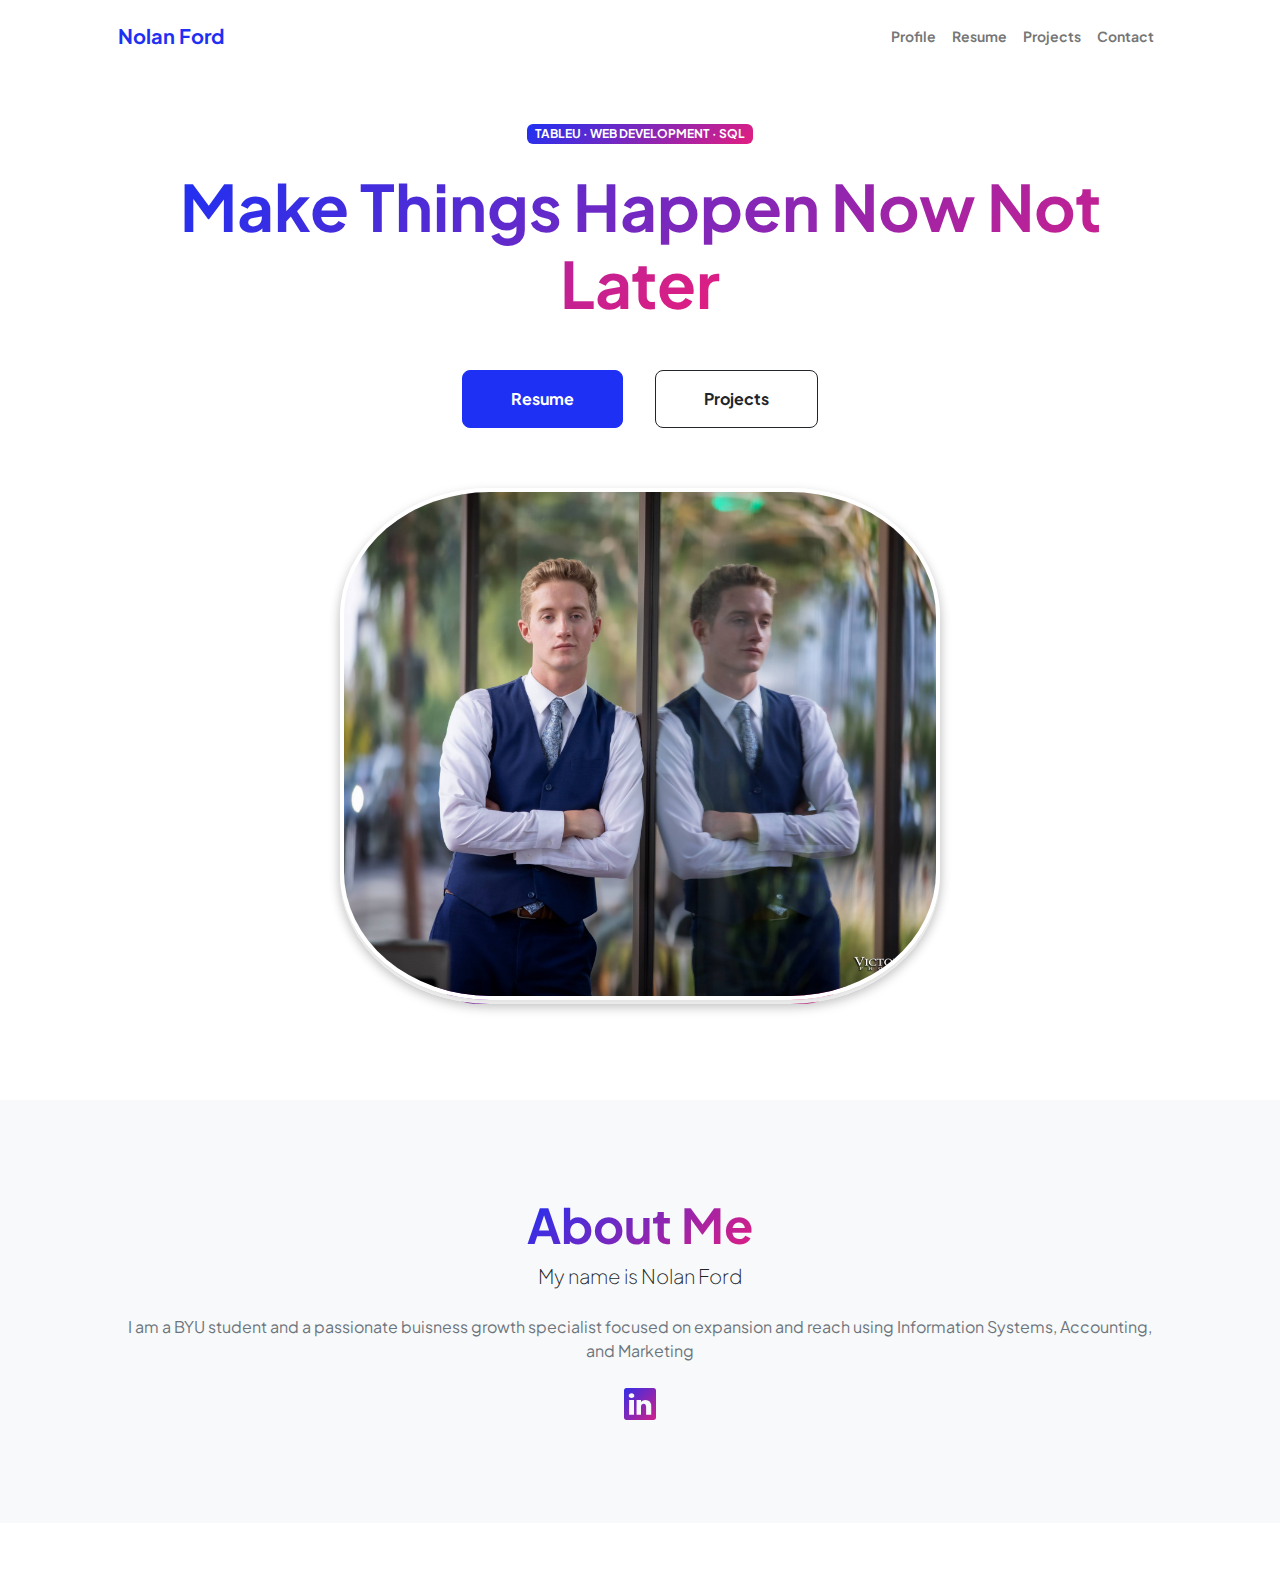
<file: index.html>
<!DOCTYPE html>
<html lang="en">

<head>
    <meta charset="utf-8" />
    <meta name="viewport" content="width=device-width, initial-scale=1, shrink-to-fit=no" />
    <meta name="description" content="" />
    <meta name="author" content="" />
    <title>Personal - Start Bootstrap Theme</title>
    <!-- Favicon-->
    <link rel="icon" type="image/x-icon" href="assets/favicon.ico" />
    <!-- Custom Google font-->
    <link rel="preconnect" href="https://fonts.googleapis.com" />
    <link rel="preconnect" href="https://fonts.gstatic.com" crossorigin />
    <link href="https://fonts.googleapis.com/css2?family=Plus+Jakarta+Sans:wght@100;200;300;400;500;600;700;800;900&amp;display=swap" rel="stylesheet" />
    <!-- Bootstrap icons-->
    <link href="https://cdn.jsdelivr.net/npm/bootstrap-icons@1.8.1/font/bootstrap-icons.css" rel="stylesheet" />
    <!-- Core theme CSS (includes Bootstrap)-->
    <link href="css/styles.css" rel="stylesheet" />
</head>

<body class="d-flex flex-column h-100">
    <main class="flex-shrink-0">
        <!-- Navigation-->
        <nav class="navbar navbar-expand-lg navbar-light bg-white py-3">
            <div class="container px-5">
                <a class="navbar-brand" href="index.html"><span class="fw-bolder text-primary">Nolan Ford</span></a>
                <button class="navbar-toggler" type="button" data-bs-toggle="collapse" data-bs-target="#navbarSupportedContent" aria-controls="navbarSupportedContent" aria-expanded="false" aria-label="Toggle navigation"><span class="navbar-toggler-icon"></span></button>
                <div class="collapse navbar-collapse" id="navbarSupportedContent">
                    <ul class="navbar-nav ms-auto mb-2 mb-lg-0 small fw-bolder">
                        <li class="nav-item"><a class="nav-link" href="index.html">Profile</a></li>
                        <li class="nav-item"><a class="nav-link" href="resume.html">Resume</a></li>
                        <li class="nav-item"><a class="nav-link" href="projects.html">Projects</a></li>
                        <li class="nav-item"><a class="nav-link" href="contact.html">Contact</a></li>
                    </ul>
                </div>
            </div>
        </nav>
        <!-- Header-->
        <header class="py-5">
            <div class="container px-5 pb-5">
                <div class="row gx-5 align-items-center">
                    <div class="col-xxl-5">
                        <!-- Header text content-->
                        <div class="text-center text-xxl-start">
                            <div class="badge bg-gradient-primary-to-secondary text-white mb-4">
                                <div class="text-uppercase">Tableu &middot; Web Development &middot; SQL</div>
                            </div>
                            <h1 class="display-3 fw-bolder mb-5"><span class="text-gradient d-inline">Make Things Happen Now Not Later</span></h1>
                            <div class="d-grid gap-3 d-sm-flex justify-content-sm-center justify-content-xxl-start mb-3">
                                <a class="btn btn-primary btn-lg px-5 py-3 me-sm-3 fs-6 fw-bolder" href="resume.html">Resume</a>
                                <a class="btn btn-outline-dark btn-lg px-5 py-3 fs-6 fw-bolder" href="projects.html">Projects</a>
                            </div>
                        </div>
                    </div>
                    <div class="col-xxl-7">
                        <!-- Header profile picture-->
                        <div class="d-flex justify-content-center mt-5 mt-xxl-0">
                            <div class="profile bg-gradient-primary-to-secondary">
                                <!-- TIP: For best results, use a photo with a transparent background like the demo example below-->
                                <!-- Watch a tutorial on how to do this on YouTube (link)-->
                                <div class="profile-img"><img class="profile-img" src="assets/windowreflectionpic.jpg" alt="..." /></div>
                                <g transform="translate(0.000000,1280.000000) scale(0.100000,-0.100000)">
                                    <path d="M227.7,12788.6c-105-35-200-141-222-248c-43-206,163-412,369-369c155,32,275,190,260,339c-11,105-90,213-190,262        C383.7,12801.6,289.7,12808.6,227.7,12788.6z"></path>
                                    <path d="M1507.7,12788.6c-151-50-253-216-222-362c25-119,136-230,254-255c194-41,395,142,375,339c-11,105-90,213-190,262        C1663.7,12801.6,1569.7,12808.6,1507.7,12788.6z"></path>
                                    <path d="M227.7,11508.6c-105-35-200-141-222-248c-43-206,163-412,369-369c155,32,275,190,260,339c-11,105-90,213-190,262        C383.7,11521.6,289.7,11528.6,227.7,11508.6z"></path>
                                    <path d="M1507.7,11508.6c-151-50-253-216-222-362c25-119,136-230,254-255c194-41,395,142,375,339c-11,105-90,213-190,262        C1663.7,11521.6,1569.7,11528.6,1507.7,11508.6z"></path>
                                    <path d="M227.7,10228.6c-105-35-200-141-222-248c-43-206,163-412,369-369c155,32,275,190,260,339c-11,105-90,213-190,262        C383.7,10241.6,289.7,10248.6,227.7,10228.6z"></path>
                                    <path d="M1507.7,10228.6c-105-35-200-141-222-248c-43-206,163-412,369-369c155,32,275,190,260,339c-11,105-90,213-190,262        C1663.7,10241.6,1569.7,10248.6,1507.7,10228.6z"></path>
                                    <path d="M227.7,8948.6c-105-35-200-141-222-248c-43-206,163-412,369-369c155,32,275,190,260,339c-11,105-90,213-190,262        C383.7,8961.6,289.7,8968.6,227.7,8948.6z"></path>
                                    <path d="M1507.7,8948.6c-105-35-200-141-222-248c-43-206,163-412,369-369c155,32,275,190,260,339c-11,105-90,213-190,262        C1663.7,8961.6,1569.7,8968.6,1507.7,8948.6z"></path>
                                    <path d="M227.7,7668.6c-105-35-200-141-222-248c-43-206,163-412,369-369c155,32,275,190,260,339c-11,105-90,213-190,262        C383.7,7681.6,289.7,7688.6,227.7,7668.6z"></path>
                                    <path d="M1507.7,7668.6c-105-35-200-141-222-248c-43-206,163-412,369-369c155,32,275,190,260,339c-11,105-90,213-190,262        C1663.7,7681.6,1569.7,7688.6,1507.7,7668.6z"></path>
                                    <path d="M227.7,6388.6c-105-35-200-141-222-248c-43-206,163-412,369-369c155,32,275,190,260,339c-11,105-90,213-190,262        C383.7,6401.6,289.7,6408.6,227.7,6388.6z"></path>
                                    <path d="M1507.7,6388.6c-105-35-200-141-222-248c-43-206,163-412,369-369c155,32,275,190,260,339c-11,105-90,213-190,262        C1663.7,6401.6,1569.7,6408.6,1507.7,6388.6z"></path>
                                    <path d="M227.7,5108.6c-105-35-200-141-222-248c-43-206,163-412,369-369c155,32,275,190,260,339c-11,105-90,213-190,262        C383.7,5121.6,289.7,5128.6,227.7,5108.6z"></path>
                                    <path d="M1507.7,5108.6c-105-35-200-141-222-248c-43-206,163-412,369-369c155,32,275,190,260,339c-11,105-90,213-190,262        C1663.7,5121.6,1569.7,5128.6,1507.7,5108.6z"></path>
                                    <path d="M227.7,3828.6c-105-35-200-141-222-248c-43-206,163-412,369-369c155,32,275,190,260,339c-11,105-90,213-190,262        C383.7,3841.6,289.7,3848.6,227.7,3828.6z"></path>
                                    <path d="M1507.7,3828.6c-105-35-200-141-222-248c-43-206,163-412,369-369c155,32,275,190,260,339c-11,105-90,213-190,262        C1663.7,3841.6,1569.7,3848.6,1507.7,3828.6z"></path>
                                    <path d="M227.7,2548.6c-105-35-200-141-222-248c-43-206,163-412,369-369c155,32,275,190,260,339c-11,105-90,213-190,262        C383.7,2561.6,289.7,2568.6,227.7,2548.6z"></path>
                                    <path d="M1507.7,2548.6c-105-35-200-141-222-248c-43-206,163-412,369-369c155,32,275,190,260,339c-11,105-90,213-190,262        C1663.7,2561.6,1569.7,2568.6,1507.7,2548.6z"></path>
                                    <path d="M227.7,1268.6c-105-35-200-141-222-248c-43-206,163-412,369-369c155,32,275,190,260,339c-11,105-90,213-190,262        C383.7,1281.6,289.7,1288.6,227.7,1268.6z"></path>
                                    <path d="M1507.7,1268.6c-105-35-200-141-222-248c-43-206,163-412,369-369c155,32,275,190,260,339c-11,105-90,213-190,262        C1663.7,1281.6,1569.7,1288.6,1507.7,1268.6z"></path>
                                </g>
                                </svg>
                                <!-- END of SVG dots-->
                            </div>
                            <div class="dots-2">
                                <!-- SVG Dots-->
                                <svg version="1.1" xmlns="http://www.w3.org/2000/svg" xmlns:xlink="http://www.w3.org/1999/xlink" x="0px" y="0px" viewBox="0 0 191.6 1215.4" style="enable-background: new 0 0 191.6 1215.4" xml:space="preserve">
                                            <g transform="translate(0.000000,1280.000000) scale(0.100000,-0.100000)">
                                                <path d="M227.7,12788.6c-105-35-200-141-222-248c-43-206,163-412,369-369c155,32,275,190,260,339c-11,105-90,213-190,262        C383.7,12801.6,289.7,12808.6,227.7,12788.6z"></path>
                                                <path d="M1507.7,12788.6c-151-50-253-216-222-362c25-119,136-230,254-255c194-41,395,142,375,339c-11,105-90,213-190,262        C1663.7,12801.6,1569.7,12808.6,1507.7,12788.6z"></path>
                                                <path d="M227.7,11508.6c-105-35-200-141-222-248c-43-206,163-412,369-369c155,32,275,190,260,339c-11,105-90,213-190,262        C383.7,11521.6,289.7,11528.6,227.7,11508.6z"></path>
                                                <path d="M1507.7,11508.6c-151-50-253-216-222-362c25-119,136-230,254-255c194-41,395,142,375,339c-11,105-90,213-190,262        C1663.7,11521.6,1569.7,11528.6,1507.7,11508.6z"></path>
                                                <path d="M227.7,10228.6c-105-35-200-141-222-248c-43-206,163-412,369-369c155,32,275,190,260,339c-11,105-90,213-190,262        C383.7,10241.6,289.7,10248.6,227.7,10228.6z"></path>
                                                <path d="M1507.7,10228.6c-105-35-200-141-222-248c-43-206,163-412,369-369c155,32,275,190,260,339c-11,105-90,213-190,262        C1663.7,10241.6,1569.7,10248.6,1507.7,10228.6z"></path>
                                                <path d="M227.7,8948.6c-105-35-200-141-222-248c-43-206,163-412,369-369c155,32,275,190,260,339c-11,105-90,213-190,262        C383.7,8961.6,289.7,8968.6,227.7,8948.6z"></path>
                                                <path d="M1507.7,8948.6c-105-35-200-141-222-248c-43-206,163-412,369-369c155,32,275,190,260,339c-11,105-90,213-190,262        C1663.7,8961.6,1569.7,8968.6,1507.7,8948.6z"></path>
                                                <path d="M227.7,7668.6c-105-35-200-141-222-248c-43-206,163-412,369-369c155,32,275,190,260,339c-11,105-90,213-190,262        C383.7,7681.6,289.7,7688.6,227.7,7668.6z"></path>
                                                <path d="M1507.7,7668.6c-105-35-200-141-222-248c-43-206,163-412,369-369c155,32,275,190,260,339c-11,105-90,213-190,262        C1663.7,7681.6,1569.7,7688.6,1507.7,7668.6z"></path>
                                                <path d="M227.7,6388.6c-105-35-200-141-222-248c-43-206,163-412,369-369c155,32,275,190,260,339c-11,105-90,213-190,262        C383.7,6401.6,289.7,6408.6,227.7,6388.6z"></path>
                                                <path d="M1507.7,6388.6c-105-35-200-141-222-248c-43-206,163-412,369-369c155,32,275,190,260,339c-11,105-90,213-190,262        C1663.7,6401.6,1569.7,6408.6,1507.7,6388.6z"></path>
                                                <path d="M227.7,5108.6c-105-35-200-141-222-248c-43-206,163-412,369-369c155,32,275,190,260,339c-11,105-90,213-190,262        C383.7,5121.6,289.7,5128.6,227.7,5108.6z"></path>
                                                <path d="M1507.7,5108.6c-105-35-200-141-222-248c-43-206,163-412,369-369c155,32,275,190,260,339c-11,105-90,213-190,262        C1663.7,5121.6,1569.7,5128.6,1507.7,5108.6z"></path>
                                                <path d="M227.7,3828.6c-105-35-200-141-222-248c-43-206,163-412,369-369c155,32,275,190,260,339c-11,105-90,213-190,262        C383.7,3841.6,289.7,3848.6,227.7,3828.6z"></path>
                                                <path d="M1507.7,3828.6c-105-35-200-141-222-248c-43-206,163-412,369-369c155,32,275,190,260,339c-11,105-90,213-190,262        C1663.7,3841.6,1569.7,3848.6,1507.7,3828.6z"></path>
                                                <path d="M227.7,2548.6c-105-35-200-141-222-248c-43-206,163-412,369-369c155,32,275,190,260,339c-11,105-90,213-190,262        C383.7,2561.6,289.7,2568.6,227.7,2548.6z"></path>
                                                <path d="M1507.7,2548.6c-105-35-200-141-222-248c-43-206,163-412,369-369c155,32,275,190,260,339c-11,105-90,213-190,262        C1663.7,2561.6,1569.7,2568.6,1507.7,2548.6z"></path>
                                                <path d="M227.7,1268.6c-105-35-200-141-222-248c-43-206,163-412,369-369c155,32,275,190,260,339c-11,105-90,213-190,262        C383.7,1281.6,289.7,1288.6,227.7,1268.6z"></path>
                                                <path d="M1507.7,1268.6c-105-35-200-141-222-248c-43-206,163-412,369-369c155,32,275,190,260,339c-11,105-90,213-190,262        C1663.7,1281.6,1569.7,1288.6,1507.7,1268.6z"></path>
                                            </g>
                                        </svg>
                                <!-- END of SVG dots-->
                            </div>
                            <div class="dots-3">
                                <!-- SVG Dots-->
                                <svg version="1.1" xmlns="http://www.w3.org/2000/svg" xmlns:xlink="http://www.w3.org/1999/xlink" x="0px" y="0px" viewBox="0 0 191.6 1215.4" style="enable-background: new 0 0 191.6 1215.4" xml:space="preserve">
                                            <g transform="translate(0.000000,1280.000000) scale(0.100000,-0.100000)">
                                                <path d="M227.7,12788.6c-105-35-200-141-222-248c-43-206,163-412,369-369c155,32,275,190,260,339c-11,105-90,213-190,262        C383.7,12801.6,289.7,12808.6,227.7,12788.6z"></path>
                                                <path d="M1507.7,12788.6c-151-50-253-216-222-362c25-119,136-230,254-255c194-41,395,142,375,339c-11,105-90,213-190,262        C1663.7,12801.6,1569.7,12808.6,1507.7,12788.6z"></path>
                                                <path d="M227.7,11508.6c-105-35-200-141-222-248c-43-206,163-412,369-369c155,32,275,190,260,339c-11,105-90,213-190,262        C383.7,11521.6,289.7,11528.6,227.7,11508.6z"></path>
                                                <path d="M1507.7,11508.6c-151-50-253-216-222-362c25-119,136-230,254-255c194-41,395,142,375,339c-11,105-90,213-190,262        C1663.7,11521.6,1569.7,11528.6,1507.7,11508.6z"></path>
                                                <path d="M227.7,10228.6c-105-35-200-141-222-248c-43-206,163-412,369-369c155,32,275,190,260,339c-11,105-90,213-190,262        C383.7,10241.6,289.7,10248.6,227.7,10228.6z"></path>
                                                <path d="M1507.7,10228.6c-105-35-200-141-222-248c-43-206,163-412,369-369c155,32,275,190,260,339c-11,105-90,213-190,262        C1663.7,10241.6,1569.7,10248.6,1507.7,10228.6z"></path>
                                                <path d="M227.7,8948.6c-105-35-200-141-222-248c-43-206,163-412,369-369c155,32,275,190,260,339c-11,105-90,213-190,262        C383.7,8961.6,289.7,8968.6,227.7,8948.6z"></path>
                                                <path d="M1507.7,8948.6c-105-35-200-141-222-248c-43-206,163-412,369-369c155,32,275,190,260,339c-11,105-90,213-190,262        C1663.7,8961.6,1569.7,8968.6,1507.7,8948.6z"></path>
                                                <path d="M227.7,7668.6c-105-35-200-141-222-248c-43-206,163-412,369-369c155,32,275,190,260,339c-11,105-90,213-190,262        C383.7,7681.6,289.7,7688.6,227.7,7668.6z"></path>
                                                <path d="M1507.7,7668.6c-105-35-200-141-222-248c-43-206,163-412,369-369c155,32,275,190,260,339c-11,105-90,213-190,262        C1663.7,7681.6,1569.7,7688.6,1507.7,7668.6z"></path>
                                                <path d="M227.7,6388.6c-105-35-200-141-222-248c-43-206,163-412,369-369c155,32,275,190,260,339c-11,105-90,213-190,262        C383.7,6401.6,289.7,6408.6,227.7,6388.6z"></path>
                                                <path d="M1507.7,6388.6c-105-35-200-141-222-248c-43-206,163-412,369-369c155,32,275,190,260,339c-11,105-90,213-190,262        C1663.7,6401.6,1569.7,6408.6,1507.7,6388.6z"></path>
                                                <path d="M227.7,5108.6c-105-35-200-141-222-248c-43-206,163-412,369-369c155,32,275,190,260,339c-11,105-90,213-190,262        C383.7,5121.6,289.7,5128.6,227.7,5108.6z"></path>
                                                <path d="M1507.7,5108.6c-105-35-200-141-222-248c-43-206,163-412,369-369c155,32,275,190,260,339c-11,105-90,213-190,262        C1663.7,5121.6,1569.7,5128.6,1507.7,5108.6z"></path>
                                                <path d="M227.7,3828.6c-105-35-200-141-222-248c-43-206,163-412,369-369c155,32,275,190,260,339c-11,105-90,213-190,262        C383.7,3841.6,289.7,3848.6,227.7,3828.6z"></path>
                                                <path d="M1507.7,3828.6c-105-35-200-141-222-248c-43-206,163-412,369-369c155,32,275,190,260,339c-11,105-90,213-190,262        C1663.7,3841.6,1569.7,3848.6,1507.7,3828.6z"></path>
                                                <path d="M227.7,2548.6c-105-35-200-141-222-248c-43-206,163-412,369-369c155,32,275,190,260,339c-11,105-90,213-190,262        C383.7,2561.6,289.7,2568.6,227.7,2548.6z"></path>
                                                <path d="M1507.7,2548.6c-105-35-200-141-222-248c-43-206,163-412,369-369c155,32,275,190,260,339c-11,105-90,213-190,262        C1663.7,2561.6,1569.7,2568.6,1507.7,2548.6z"></path>
                                                <path d="M227.7,1268.6c-105-35-200-141-222-248c-43-206,163-412,369-369c155,32,275,190,260,339c-11,105-90,213-190,262        C383.7,1281.6,289.7,1288.6,227.7,1268.6z"></path>
                                                <path d="M1507.7,1268.6c-105-35-200-141-222-248c-43-206,163-412,369-369c155,32,275,190,260,339c-11,105-90,213-190,262        C1663.7,1281.6,1569.7,1288.6,1507.7,1268.6z"></path>
                                            </g>
                                        </svg>
                                <!-- END of SVG dots-->
                            </div>
                            <div class="dots-4">
                                <!-- SVG Dots-->
                                <svg version="1.1" xmlns="http://www.w3.org/2000/svg" xmlns:xlink="http://www.w3.org/1999/xlink" x="0px" y="0px" viewBox="0 0 191.6 1215.4" style="enable-background: new 0 0 191.6 1215.4" xml:space="preserve">
                                            <g transform="translate(0.000000,1280.000000) scale(0.100000,-0.100000)">
                                                <path d="M227.7,12788.6c-105-35-200-141-222-248c-43-206,163-412,369-369c155,32,275,190,260,339c-11,105-90,213-190,262        C383.7,12801.6,289.7,12808.6,227.7,12788.6z"></path>
                                                <path d="M1507.7,12788.6c-151-50-253-216-222-362c25-119,136-230,254-255c194-41,395,142,375,339c-11,105-90,213-190,262        C1663.7,12801.6,1569.7,12808.6,1507.7,12788.6z"></path>
                                                <path d="M227.7,11508.6c-105-35-200-141-222-248c-43-206,163-412,369-369c155,32,275,190,260,339c-11,105-90,213-190,262        C383.7,11521.6,289.7,11528.6,227.7,11508.6z"></path>
                                                <path d="M1507.7,11508.6c-151-50-253-216-222-362c25-119,136-230,254-255c194-41,395,142,375,339c-11,105-90,213-190,262        C1663.7,11521.6,1569.7,11528.6,1507.7,11508.6z"></path>
                                                <path d="M227.7,10228.6c-105-35-200-141-222-248c-43-206,163-412,369-369c155,32,275,190,260,339c-11,105-90,213-190,262        C383.7,10241.6,289.7,10248.6,227.7,10228.6z"></path>
                                                <path d="M1507.7,10228.6c-105-35-200-141-222-248c-43-206,163-412,369-369c155,32,275,190,260,339c-11,105-90,213-190,262        C1663.7,10241.6,1569.7,10248.6,1507.7,10228.6z"></path>
                                                <path d="M227.7,8948.6c-105-35-200-141-222-248c-43-206,163-412,369-369c155,32,275,190,260,339c-11,105-90,213-190,262        C383.7,8961.6,289.7,8968.6,227.7,8948.6z"></path>
                                                <path d="M1507.7,8948.6c-105-35-200-141-222-248c-43-206,163-412,369-369c155,32,275,190,260,339c-11,105-90,213-190,262        C1663.7,8961.6,1569.7,8968.6,1507.7,8948.6z"></path>
                                                <path d="M227.7,7668.6c-105-35-200-141-222-248c-43-206,163-412,369-369c155,32,275,190,260,339c-11,105-90,213-190,262        C383.7,7681.6,289.7,7688.6,227.7,7668.6z"></path>
                                                <path d="M1507.7,7668.6c-105-35-200-141-222-248c-43-206,163-412,369-369c155,32,275,190,260,339c-11,105-90,213-190,262        C1663.7,7681.6,1569.7,7688.6,1507.7,7668.6z"></path>
                                                <path d="M227.7,6388.6c-105-35-200-141-222-248c-43-206,163-412,369-369c155,32,275,190,260,339c-11,105-90,213-190,262        C383.7,6401.6,289.7,6408.6,227.7,6388.6z"></path>
                                                <path d="M1507.7,6388.6c-105-35-200-141-222-248c-43-206,163-412,369-369c155,32,275,190,260,339c-11,105-90,213-190,262        C1663.7,6401.6,1569.7,6408.6,1507.7,6388.6z"></path>
                                                <path d="M227.7,5108.6c-105-35-200-141-222-248c-43-206,163-412,369-369c155,32,275,190,260,339c-11,105-90,213-190,262        C383.7,5121.6,289.7,5128.6,227.7,5108.6z"></path>
                                                <path d="M1507.7,5108.6c-105-35-200-141-222-248c-43-206,163-412,369-369c155,32,275,190,260,339c-11,105-90,213-190,262        C1663.7,5121.6,1569.7,5128.6,1507.7,5108.6z"></path>
                                                <path d="M227.7,3828.6c-105-35-200-141-222-248c-43-206,163-412,369-369c155,32,275,190,260,339c-11,105-90,213-190,262        C383.7,3841.6,289.7,3848.6,227.7,3828.6z"></path>
                                                <path d="M1507.7,3828.6c-105-35-200-141-222-248c-43-206,163-412,369-369c155,32,275,190,260,339c-11,105-90,213-190,262        C1663.7,3841.6,1569.7,3848.6,1507.7,3828.6z"></path>
                                                <path d="M227.7,2548.6c-105-35-200-141-222-248c-43-206,163-412,369-369c155,32,275,190,260,339c-11,105-90,213-190,262        C383.7,2561.6,289.7,2568.6,227.7,2548.6z"></path>
                                                <path d="M1507.7,2548.6c-105-35-200-141-222-248c-43-206,163-412,369-369c155,32,275,190,260,339c-11,105-90,213-190,262        C1663.7,2561.6,1569.7,2568.6,1507.7,2548.6z"></path>
                                                <path d="M227.7,1268.6c-105-35-200-141-222-248c-43-206,163-412,369-369c155,32,275,190,260,339c-11,105-90,213-190,262        C383.7,1281.6,289.7,1288.6,227.7,1268.6z"></path>
                                                <path d="M1507.7,1268.6c-105-35-200-141-222-248c-43-206,163-412,369-369c155,32,275,190,260,339c-11,105-90,213-190,262        C1663.7,1281.6,1569.7,1288.6,1507.7,1268.6z"></path>
                                            </g>
                                        </svg>
                                <!-- END of SVG dots-->
                            </div>
                        </div>
                    </div>
                </div>
            </div>
            </div>
        </header>
        <!-- About Section-->
        <section class="bg-light py-5">
            <div class="container px-5">
                <div class="row gx-5 justify-content-center">
                    <div class="col-xxl-8">
                        <div class="text-center my-5">
                            <h2 class="display-5 fw-bolder"><span class="text-gradient d-inline">About Me</span></h2>
                            <p class="lead fw-light mb-4">My name is Nolan Ford</p>
                            <p class="text-muted">I am a BYU student and a passionate buisness growth specialist focused on expansion and reach using Information Systems, Accounting, and Marketing </p>
                            <div class="d-flex justify-content-center fs-2 gap-4">
                                <a class="text-gradient" href="https://www.linkedin.com/in/nolan-ford-0b91741b6"><i class="bi bi-linkedin"></i></a>
                            </div>
                        </div>
                    </div>
                </div>
            </div>
        </section>
    </main>
    <!-- Footer-->
    <footer class="bg-white py-4 mt-auto">
        <div class="container px-5">
            <div class="row align-items-center justify-content-between flex-column flex-sm-row">
                <div class="col-auto">
                    <div class="small m-0"> </div>
                </div>
            </div>
        </div>
    </footer>
    <!-- Bootstrap core JS-->
    <script src="https://cdn.jsdelivr.net/npm/bootstrap@5.2.3/dist/js/bootstrap.bundle.min.js"></script>
    <!-- Core theme JS-->
    <script src="js/scripts.js"></script>
</body>

</html>
</file>
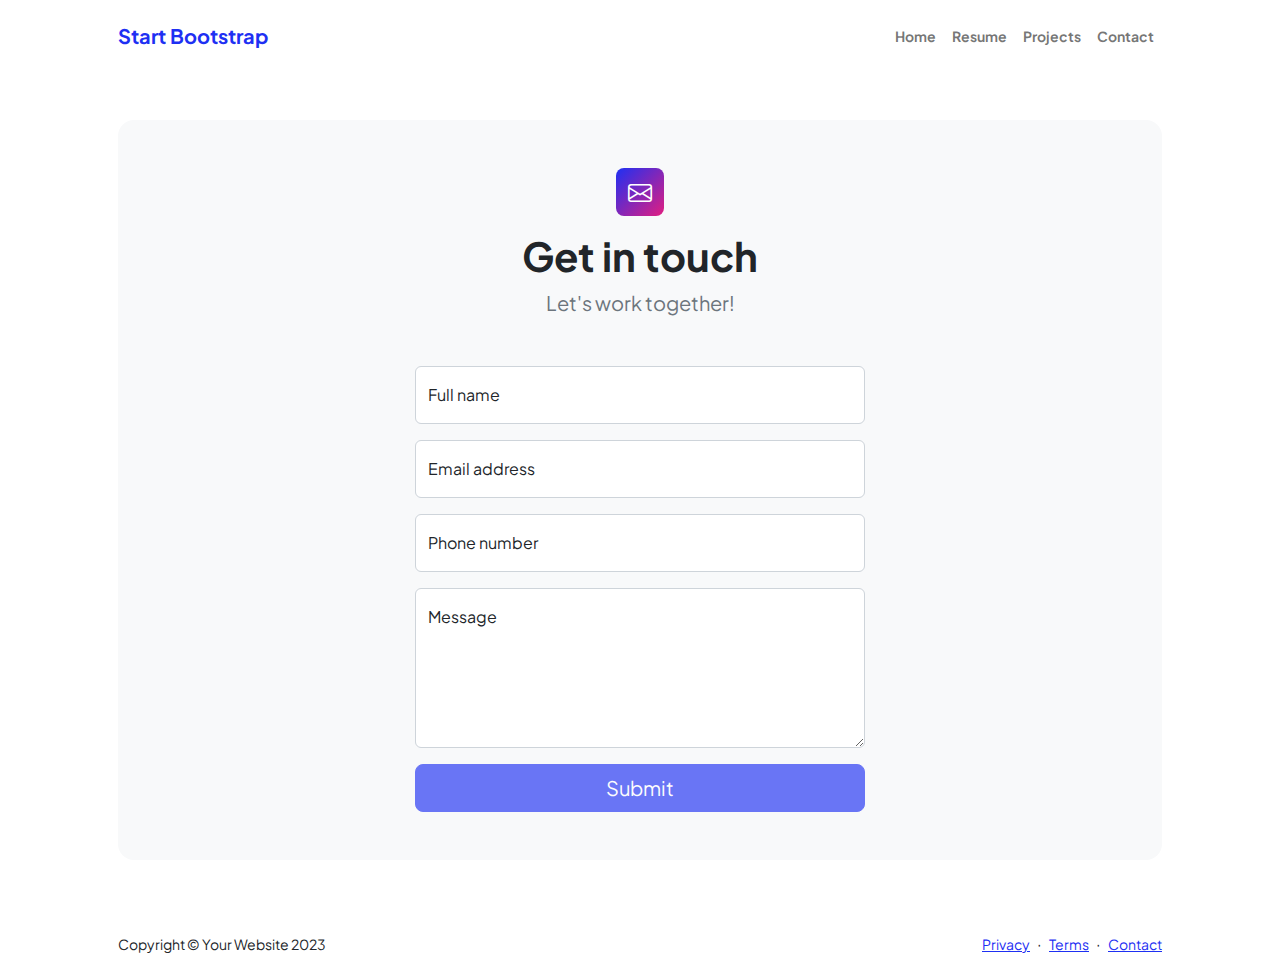
<file: contact.html>
<!DOCTYPE html>
<html lang="en">
    <head>
        <meta charset="utf-8" />
        <meta name="viewport" content="width=device-width, initial-scale=1, shrink-to-fit=no" />
        <meta name="description" content />
        <meta name="author" content />
        <title>Modern Business - Start Bootstrap Template</title>
        <!-- Favicon-->
        <link rel="icon" type="image/x-icon" href="assets/favicon.ico" />
        <!-- Custom Google font-->
        <link rel="preconnect" href="https://fonts.googleapis.com" />
        <link rel="preconnect" href="https://fonts.gstatic.com" crossorigin />
        <link href="https://fonts.googleapis.com/css2?family=Plus+Jakarta+Sans:wght@100;200;300;400;500;600;700;800;900&amp;display=swap" rel="stylesheet" />
        <!-- Bootstrap icons-->
        <link href="https://cdn.jsdelivr.net/npm/bootstrap-icons@1.8.1/font/bootstrap-icons.css" rel="stylesheet" />
        <!-- Core theme CSS (includes Bootstrap)-->
        <link href="css/styles.css" rel="stylesheet" />
    </head>
    <body class="d-flex flex-column">
        <main class="flex-shrink-0">
            <!-- Navigation-->
            <nav class="navbar navbar-expand-lg navbar-light bg-white py-3">
                <div class="container px-5">
                    <a class="navbar-brand" href="index.html"><span class="fw-bolder text-primary">Start Bootstrap</span></a>
                    <button class="navbar-toggler" type="button" data-bs-toggle="collapse" data-bs-target="#navbarSupportedContent" aria-controls="navbarSupportedContent" aria-expanded="false" aria-label="Toggle navigation"><span class="navbar-toggler-icon"></span></button>
                    <div class="collapse navbar-collapse" id="navbarSupportedContent">
                        <ul class="navbar-nav ms-auto mb-2 mb-lg-0 small fw-bolder">
                            <li class="nav-item"><a class="nav-link" href="index.html">Home</a></li>
                            <li class="nav-item"><a class="nav-link" href="resume.html">Resume</a></li>
                            <li class="nav-item"><a class="nav-link" href="projects.html">Projects</a></li>
                            <li class="nav-item"><a class="nav-link" href="contact.html">Contact</a></li>
                        </ul>
                    </div>
                </div>
            </nav>
            <!-- Page content-->
            <section class="py-5">
                <div class="container px-5">
                    <!-- Contact form-->
                    <div class="bg-light rounded-4 py-5 px-4 px-md-5">
                        <div class="text-center mb-5">
                            <div class="feature bg-primary bg-gradient-primary-to-secondary text-white rounded-3 mb-3"><i class="bi bi-envelope"></i></div>
                            <h1 class="fw-bolder">Get in touch</h1>
                            <p class="lead fw-normal text-muted mb-0">Let's work together!</p>
                        </div>
                        <div class="row gx-5 justify-content-center">
                            <div class="col-lg-8 col-xl-6">
                                <!-- * * * * * * * * * * * * * * *-->
                                <!-- * * SB Forms Contact Form * *-->
                                <!-- * * * * * * * * * * * * * * *-->
                                <!-- This form is pre-integrated with SB Forms.-->
                                <!-- To make this form functional, sign up at-->
                                <!-- https://startbootstrap.com/solution/contact-forms-->
                                <!-- to get an API token!-->
                                <form id="contactForm" data-sb-form-api-token="API_TOKEN">
                                    <!-- Name input-->
                                    <div class="form-floating mb-3">
                                        <input class="form-control" id="name" type="text" placeholder="Enter your name..." data-sb-validations="required" />
                                        <label for="name">Full name</label>
                                        <div class="invalid-feedback" data-sb-feedback="name:required">A name is required.</div>
                                    </div>
                                    <!-- Email address input-->
                                    <div class="form-floating mb-3">
                                        <input class="form-control" id="email" type="email" placeholder="name@example.com" data-sb-validations="required,email" />
                                        <label for="email">Email address</label>
                                        <div class="invalid-feedback" data-sb-feedback="email:required">An email is required.</div>
                                        <div class="invalid-feedback" data-sb-feedback="email:email">Email is not valid.</div>
                                    </div>
                                    <!-- Phone number input-->
                                    <div class="form-floating mb-3">
                                        <input class="form-control" id="phone" type="tel" placeholder="(123) 456-7890" data-sb-validations="required" />
                                        <label for="phone">Phone number</label>
                                        <div class="invalid-feedback" data-sb-feedback="phone:required">A phone number is required.</div>
                                    </div>
                                    <!-- Message input-->
                                    <div class="form-floating mb-3">
                                        <textarea class="form-control" id="message" type="text" placeholder="Enter your message here..." style="height: 10rem" data-sb-validations="required"></textarea>
                                        <label for="message">Message</label>
                                        <div class="invalid-feedback" data-sb-feedback="message:required">A message is required.</div>
                                    </div>
                                    <!-- Submit success message-->
                                    <!---->
                                    <!-- This is what your users will see when the form-->
                                    <!-- has successfully submitted-->
                                    <div class="d-none" id="submitSuccessMessage">
                                        <div class="text-center mb-3">
                                            <div class="fw-bolder">Form submission successful!</div>
                                            To activate this form, sign up at
                                            <br />
                                            <a href="https://startbootstrap.com/solution/contact-forms">https://startbootstrap.com/solution/contact-forms</a>
                                        </div>
                                    </div>
                                    <!-- Submit error message-->
                                    <!---->
                                    <!-- This is what your users will see when there is-->
                                    <!-- an error submitting the form-->
                                    <div class="d-none" id="submitErrorMessage"><div class="text-center text-danger mb-3">Error sending message!</div></div>
                                    <!-- Submit Button-->
                                    <div class="d-grid"><button class="btn btn-primary btn-lg disabled" id="submitButton" type="submit">Submit</button></div>
                                </form>
                            </div>
                        </div>
                    </div>
                </div>
            </section>
        </main>
        <!-- Footer-->
        <footer class="bg-white py-4 mt-auto">
            <div class="container px-5">
                <div class="row align-items-center justify-content-between flex-column flex-sm-row">
                    <div class="col-auto"><div class="small m-0">Copyright &copy; Your Website 2023</div></div>
                    <div class="col-auto">
                        <a class="small" href="#!">Privacy</a>
                        <span class="mx-1">&middot;</span>
                        <a class="small" href="#!">Terms</a>
                        <span class="mx-1">&middot;</span>
                        <a class="small" href="#!">Contact</a>
                    </div>
                </div>
            </div>
        </footer>
        <!-- Bootstrap core JS-->
        <script src="https://cdn.jsdelivr.net/npm/bootstrap@5.2.3/dist/js/bootstrap.bundle.min.js"></script>
        <!-- Core theme JS-->
        <script src="js/scripts.js"></script>
        <!-- * * * * * * * * * * * * * * * * * * * * * * * * * * * * * * * * * * * * * * * *-->
        <!-- * *                               SB Forms JS                               * *-->
        <!-- * * Activate your form at https://startbootstrap.com/solution/contact-forms * *-->
        <!-- * * * * * * * * * * * * * * * * * * * * * * * * * * * * * * * * * * * * * * * *-->
        <script src="https://cdn.startbootstrap.com/sb-forms-latest.js"></script>
    </body>
</html>
</file>
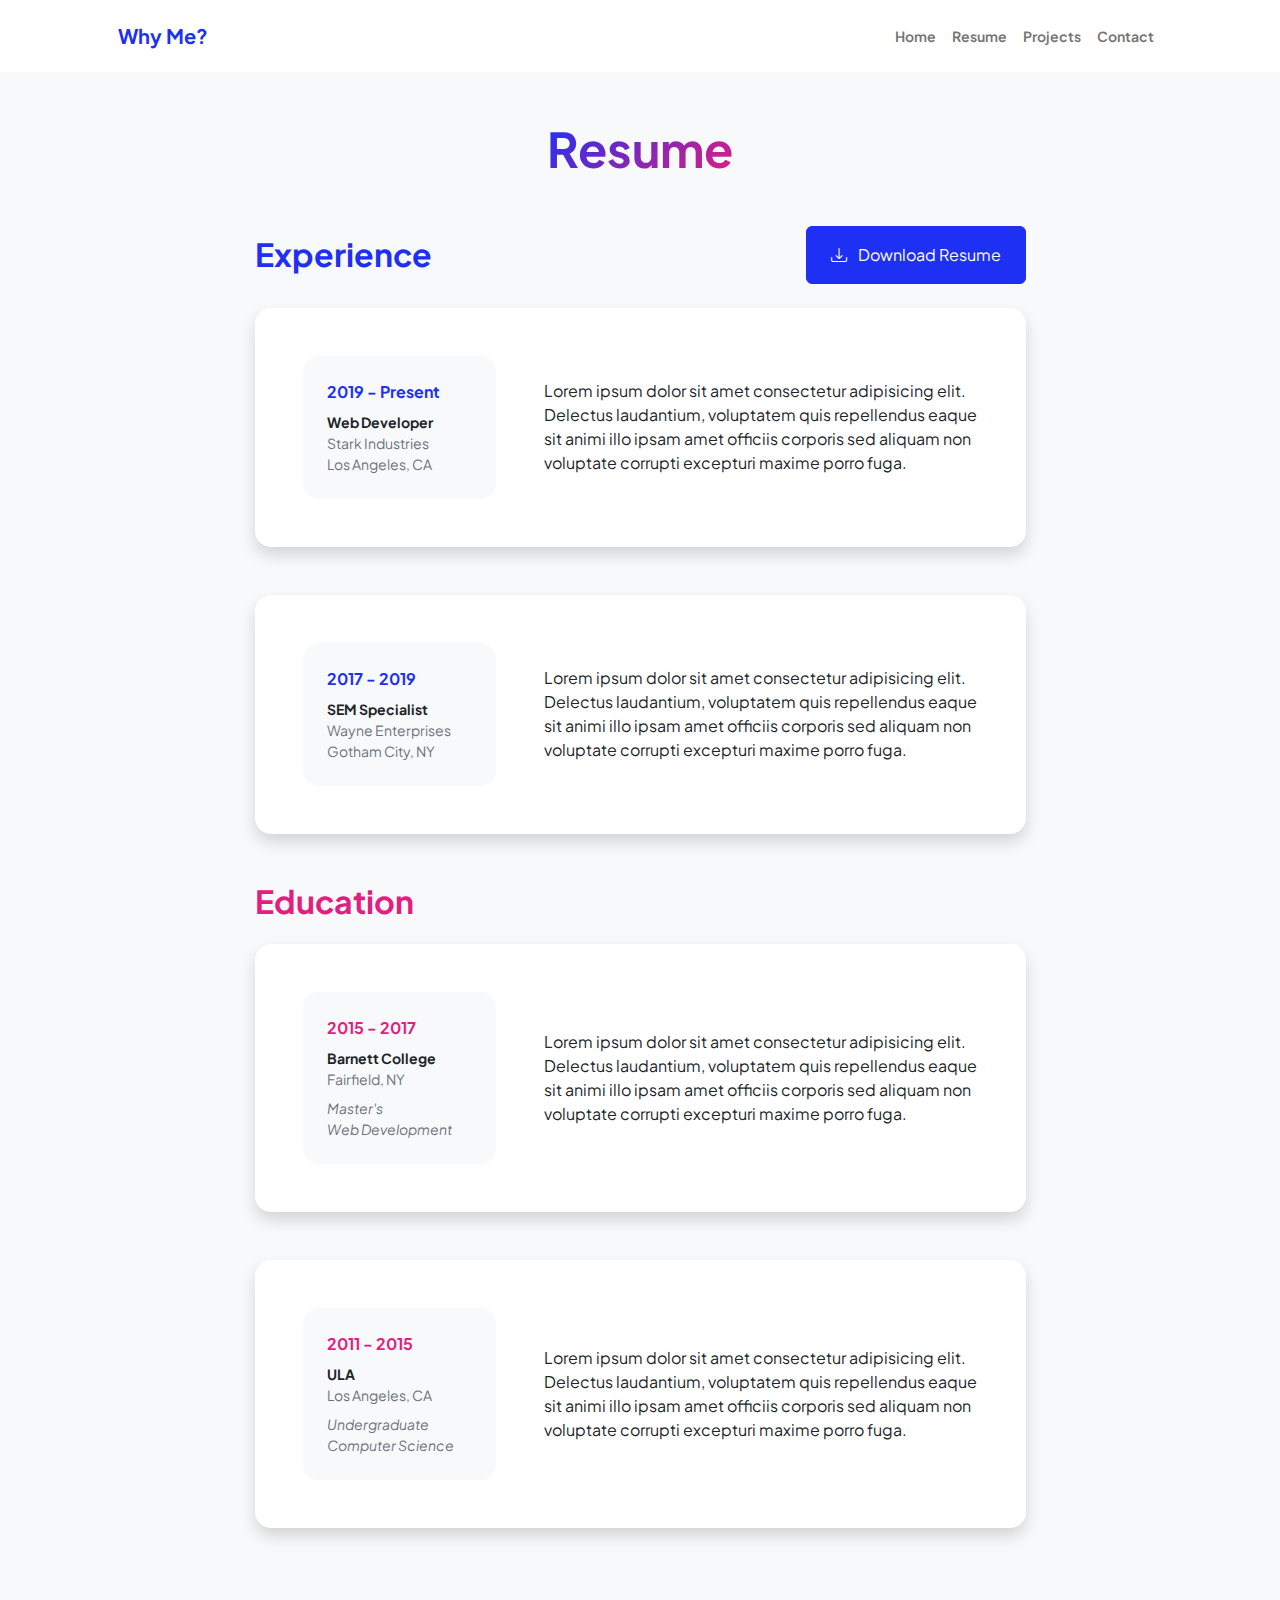
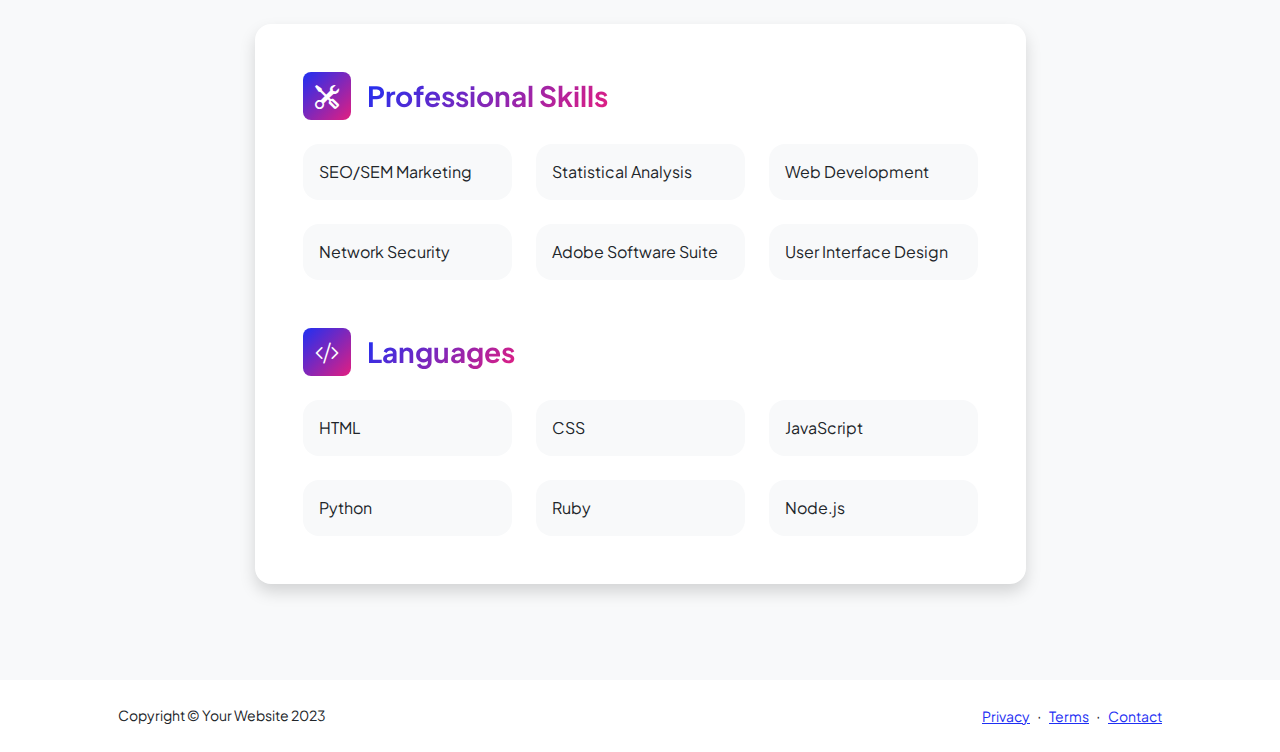
<file: resume.html>
<!DOCTYPE html>
<html lang="en">

<head>
    <meta charset="utf-8" />
    <meta name="viewport" content="width=device-width, initial-scale=1, shrink-to-fit=no" />
    <meta name="description" content="" />
    <meta name="author" content="" />
    <title>Personal - Start Bootstrap Template</title>
    <!-- Favicon-->
    <link rel="icon" type="image/x-icon" href="assets/favicon.ico" />
    <!-- Custom Google font-->
    <link rel="preconnect" href="https://fonts.googleapis.com" />
    <link rel="preconnect" href="https://fonts.gstatic.com" crossorigin />
    <link href="https://fonts.googleapis.com/css2?family=Plus+Jakarta+Sans:wght@100;200;300;400;500;600;700;800;900&amp;display=swap" rel="stylesheet" />
    <!-- Bootstrap icons-->
    <link href="https://cdn.jsdelivr.net/npm/bootstrap-icons@1.8.1/font/bootstrap-icons.css" rel="stylesheet" />
    <!-- Core theme CSS (includes Bootstrap)-->
    <link href="css/styles.css" rel="stylesheet" />
</head>

<body class="d-flex flex-column h-100 bg-light">
    <main class="flex-shrink-0">
        <!-- Navigation-->
        <nav class="navbar navbar-expand-lg navbar-light bg-white py-3">
            <div class="container px-5">
                <a class="navbar-brand" href="index.html"><span class="fw-bolder text-primary">Why Me?</span></a>
                <button class="navbar-toggler" type="button" data-bs-toggle="collapse" data-bs-target="#navbarSupportedContent" aria-controls="navbarSupportedContent" aria-expanded="false" aria-label="Toggle navigation"><span class="navbar-toggler-icon"></span></button>
                <div class="collapse navbar-collapse" id="navbarSupportedContent">
                    <ul class="navbar-nav ms-auto mb-2 mb-lg-0 small fw-bolder">
                        <li class="nav-item"><a class="nav-link" href="index.html">Home</a></li>
                        <li class="nav-item"><a class="nav-link" href="resume.html">Resume</a></li>
                        <li class="nav-item"><a class="nav-link" href="projects.html">Projects</a></li>
                        <li class="nav-item"><a class="nav-link" href="contact.html">Contact</a></li>
                    </ul>
                </div>
            </div>
        </nav>
        <!-- Page Content-->
        <div class="container px-5 my-5">
            <div class="text-center mb-5">
                <h1 class="display-5 fw-bolder mb-0"><span class="text-gradient d-inline">Resume</span></h1>
            </div>
            <div class="row gx-5 justify-content-center">
                <div class="col-lg-11 col-xl-9 col-xxl-8">
                    <!-- Experience Section-->
                    <section>
                        <div class="d-flex align-items-center justify-content-between mb-4">
                            <h2 class="text-primary fw-bolder mb-0">Experience</h2>
                            <!-- Download resume button-->
                            <!-- Note: Set the link href target to a PDF file within your project-->
                            <a class="btn btn-primary px-4 py-3" href="#!">
                                <div class="d-inline-block bi bi-download me-2"></div>
                                Download Resume
                            </a>
                        </div>
                        <!-- Experience Card 1-->
                        <div class="card shadow border-0 rounded-4 mb-5">
                            <div class="card-body p-5">
                                <div class="row align-items-center gx-5">
                                    <div class="col text-center text-lg-start mb-4 mb-lg-0">
                                        <div class="bg-light p-4 rounded-4">
                                            <div class="text-primary fw-bolder mb-2">2019 - Present</div>
                                            <div class="small fw-bolder">Web Developer</div>
                                            <div class="small text-muted">Stark Industries</div>
                                            <div class="small text-muted">Los Angeles, CA</div>
                                        </div>
                                    </div>
                                    <div class="col-lg-8">
                                        <div>Lorem ipsum dolor sit amet consectetur adipisicing elit. Delectus laudantium, voluptatem quis repellendus eaque sit animi illo ipsam amet officiis corporis sed aliquam non voluptate corrupti excepturi maxime porro
                                            fuga.</div>
                                    </div>
                                </div>
                            </div>
                        </div>
                        <!-- Experience Card 2-->
                        <div class="card shadow border-0 rounded-4 mb-5">
                            <div class="card-body p-5">
                                <div class="row align-items-center gx-5">
                                    <div class="col text-center text-lg-start mb-4 mb-lg-0">
                                        <div class="bg-light p-4 rounded-4">
                                            <div class="text-primary fw-bolder mb-2">2017 - 2019</div>
                                            <div class="small fw-bolder">SEM Specialist</div>
                                            <div class="small text-muted">Wayne Enterprises</div>
                                            <div class="small text-muted">Gotham City, NY</div>
                                        </div>
                                    </div>
                                    <div class="col-lg-8">
                                        <div>Lorem ipsum dolor sit amet consectetur adipisicing elit. Delectus laudantium, voluptatem quis repellendus eaque sit animi illo ipsam amet officiis corporis sed aliquam non voluptate corrupti excepturi maxime porro
                                            fuga.</div>
                                    </div>
                                </div>
                            </div>
                        </div>
                    </section>
                    <!-- Education Section-->
                    <section>
                        <h2 class="text-secondary fw-bolder mb-4">Education</h2>
                        <!-- Education Card 1-->
                        <div class="card shadow border-0 rounded-4 mb-5">
                            <div class="card-body p-5">
                                <div class="row align-items-center gx-5">
                                    <div class="col text-center text-lg-start mb-4 mb-lg-0">
                                        <div class="bg-light p-4 rounded-4">
                                            <div class="text-secondary fw-bolder mb-2">2015 - 2017</div>
                                            <div class="mb-2">
                                                <div class="small fw-bolder">Barnett College</div>
                                                <div class="small text-muted">Fairfield, NY</div>
                                            </div>
                                            <div class="fst-italic">
                                                <div class="small text-muted">Master's</div>
                                                <div class="small text-muted">Web Development</div>
                                            </div>
                                        </div>
                                    </div>
                                    <div class="col-lg-8">
                                        <div>Lorem ipsum dolor sit amet consectetur adipisicing elit. Delectus laudantium, voluptatem quis repellendus eaque sit animi illo ipsam amet officiis corporis sed aliquam non voluptate corrupti excepturi maxime porro
                                            fuga.</div>
                                    </div>
                                </div>
                            </div>
                        </div>
                        <!-- Education Card 2-->
                        <div class="card shadow border-0 rounded-4 mb-5">
                            <div class="card-body p-5">
                                <div class="row align-items-center gx-5">
                                    <div class="col text-center text-lg-start mb-4 mb-lg-0">
                                        <div class="bg-light p-4 rounded-4">
                                            <div class="text-secondary fw-bolder mb-2">2011 - 2015</div>
                                            <div class="mb-2">
                                                <div class="small fw-bolder">ULA</div>
                                                <div class="small text-muted">Los Angeles, CA</div>
                                            </div>
                                            <div class="fst-italic">
                                                <div class="small text-muted">Undergraduate</div>
                                                <div class="small text-muted">Computer Science</div>
                                            </div>
                                        </div>
                                    </div>
                                    <div class="col-lg-8">
                                        <div>Lorem ipsum dolor sit amet consectetur adipisicing elit. Delectus laudantium, voluptatem quis repellendus eaque sit animi illo ipsam amet officiis corporis sed aliquam non voluptate corrupti excepturi maxime porro
                                            fuga.</div>
                                    </div>
                                </div>
                            </div>
                        </div>
                    </section>
                    <!-- Divider-->
                    <div class="pb-5"></div>
                    <!-- Skills Section-->
                    <section>
                        <!-- Skillset Card-->
                        <div class="card shadow border-0 rounded-4 mb-5">
                            <div class="card-body p-5">
                                <!-- Professional skills list-->
                                <div class="mb-5">
                                    <div class="d-flex align-items-center mb-4">
                                        <div class="feature bg-primary bg-gradient-primary-to-secondary text-white rounded-3 me-3"><i class="bi bi-tools"></i></div>
                                        <h3 class="fw-bolder mb-0"><span class="text-gradient d-inline">Professional Skills</span></h3>
                                    </div>
                                    <div class="row row-cols-1 row-cols-md-3 mb-4">
                                        <div class="col mb-4 mb-md-0">
                                            <div class="d-flex align-items-center bg-light rounded-4 p-3 h-100">SEO/SEM Marketing</div>
                                        </div>
                                        <div class="col mb-4 mb-md-0">
                                            <div class="d-flex align-items-center bg-light rounded-4 p-3 h-100">Statistical Analysis</div>
                                        </div>
                                        <div class="col">
                                            <div class="d-flex align-items-center bg-light rounded-4 p-3 h-100">Web Development</div>
                                        </div>
                                    </div>
                                    <div class="row row-cols-1 row-cols-md-3">
                                        <div class="col mb-4 mb-md-0">
                                            <div class="d-flex align-items-center bg-light rounded-4 p-3 h-100">Network Security</div>
                                        </div>
                                        <div class="col mb-4 mb-md-0">
                                            <div class="d-flex align-items-center bg-light rounded-4 p-3 h-100">Adobe Software Suite</div>
                                        </div>
                                        <div class="col">
                                            <div class="d-flex align-items-center bg-light rounded-4 p-3 h-100">User Interface Design</div>
                                        </div>
                                    </div>
                                </div>
                                <!-- Languages list-->
                                <div class="mb-0">
                                    <div class="d-flex align-items-center mb-4">
                                        <div class="feature bg-primary bg-gradient-primary-to-secondary text-white rounded-3 me-3"><i class="bi bi-code-slash"></i></div>
                                        <h3 class="fw-bolder mb-0"><span class="text-gradient d-inline">Languages</span></h3>
                                    </div>
                                    <div class="row row-cols-1 row-cols-md-3 mb-4">
                                        <div class="col mb-4 mb-md-0">
                                            <div class="d-flex align-items-center bg-light rounded-4 p-3 h-100">HTML</div>
                                        </div>
                                        <div class="col mb-4 mb-md-0">
                                            <div class="d-flex align-items-center bg-light rounded-4 p-3 h-100">CSS</div>
                                        </div>
                                        <div class="col">
                                            <div class="d-flex align-items-center bg-light rounded-4 p-3 h-100">JavaScript</div>
                                        </div>
                                    </div>
                                    <div class="row row-cols-1 row-cols-md-3">
                                        <div class="col mb-4 mb-md-0">
                                            <div class="d-flex align-items-center bg-light rounded-4 p-3 h-100">Python</div>
                                        </div>
                                        <div class="col mb-4 mb-md-0">
                                            <div class="d-flex align-items-center bg-light rounded-4 p-3 h-100">Ruby</div>
                                        </div>
                                        <div class="col">
                                            <div class="d-flex align-items-center bg-light rounded-4 p-3 h-100">Node.js</div>
                                        </div>
                                    </div>
                                </div>
                            </div>
                        </div>
                    </section>
                </div>
            </div>
        </div>
    </main>
    <!-- Footer-->
    <footer class="bg-white py-4 mt-auto">
        <div class="container px-5">
            <div class="row align-items-center justify-content-between flex-column flex-sm-row">
                <div class="col-auto">
                    <div class="small m-0">Copyright &copy; Your Website 2023</div>
                </div>
                <div class="col-auto">
                    <a class="small" href="#!">Privacy</a>
                    <span class="mx-1">&middot;</span>
                    <a class="small" href="#!">Terms</a>
                    <span class="mx-1">&middot;</span>
                    <a class="small" href="#!">Contact</a>
                </div>
            </div>
        </div>
    </footer>
    <!-- Bootstrap core JS-->
    <script src="https://cdn.jsdelivr.net/npm/bootstrap@5.2.3/dist/js/bootstrap.bundle.min.js"></script>
    <!-- Core theme JS-->
    <script src="js/scripts.js"></script>
</body>

</html>
</file>
